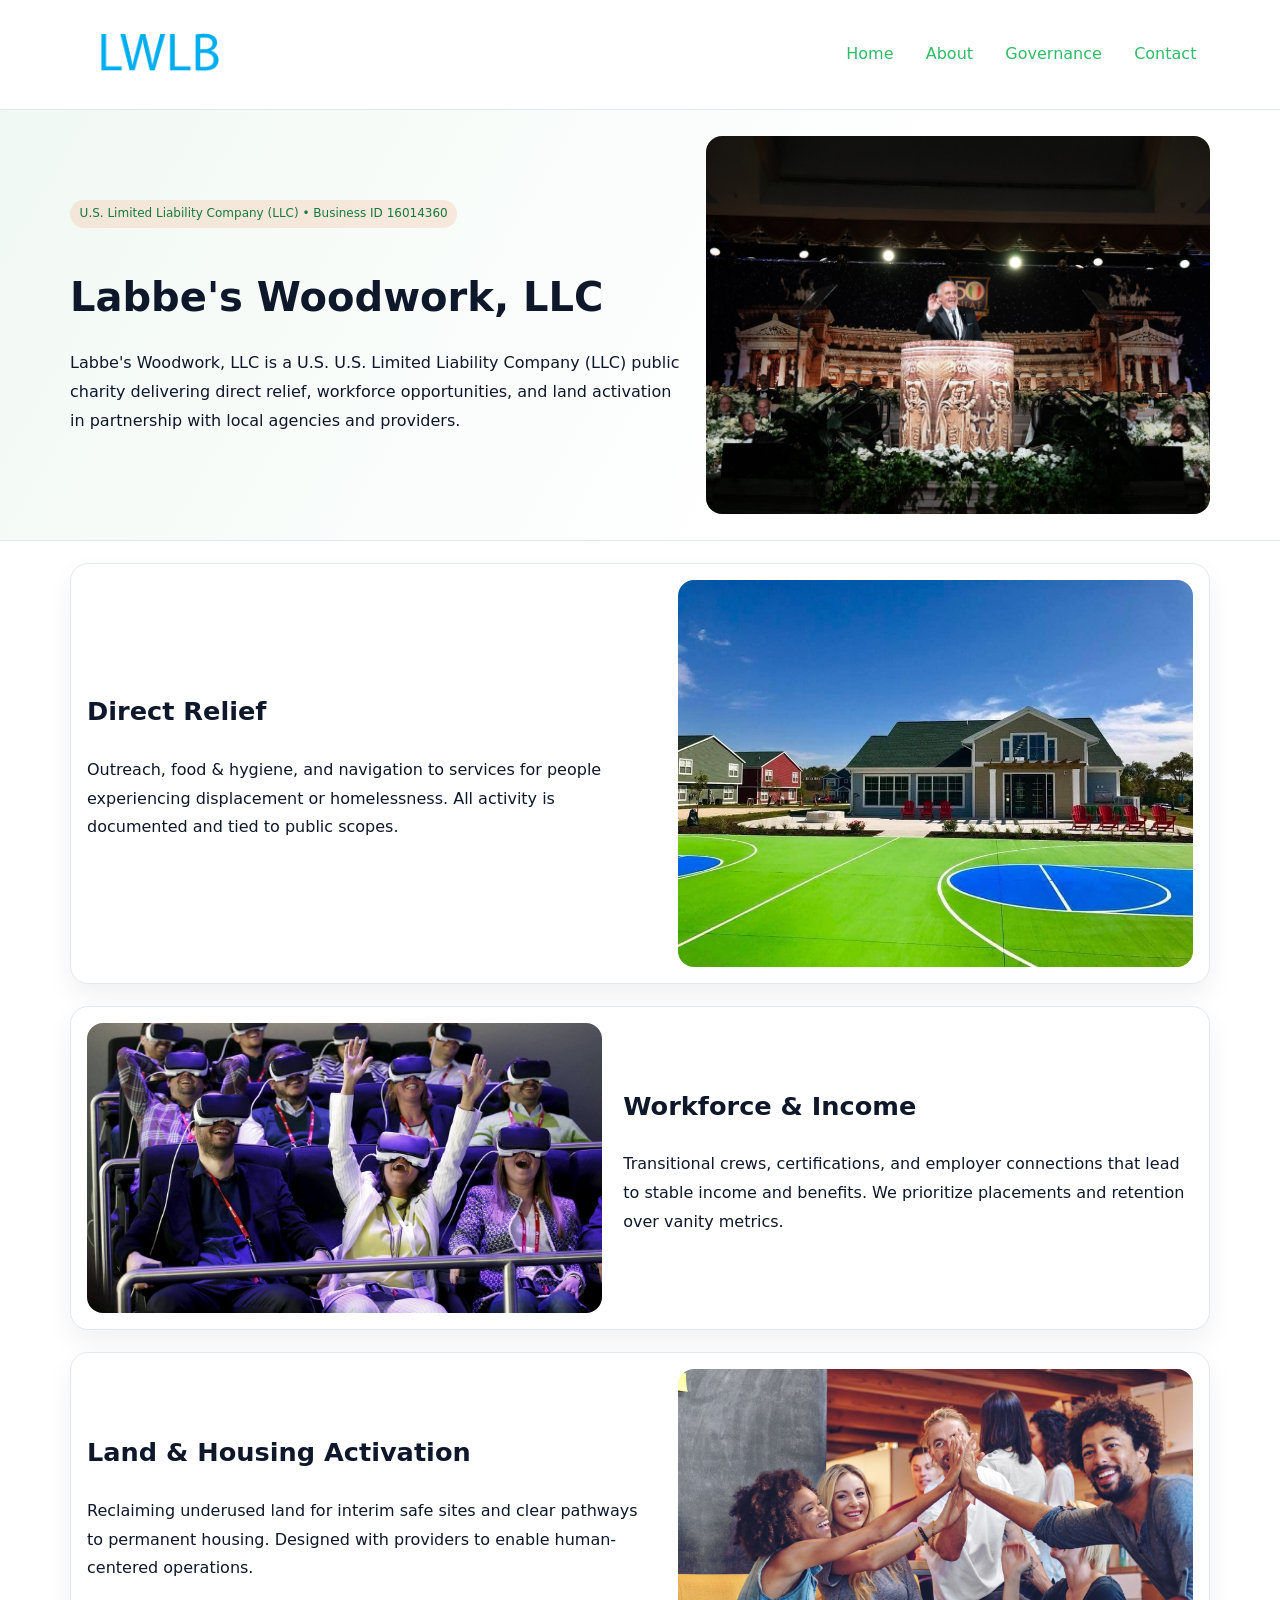
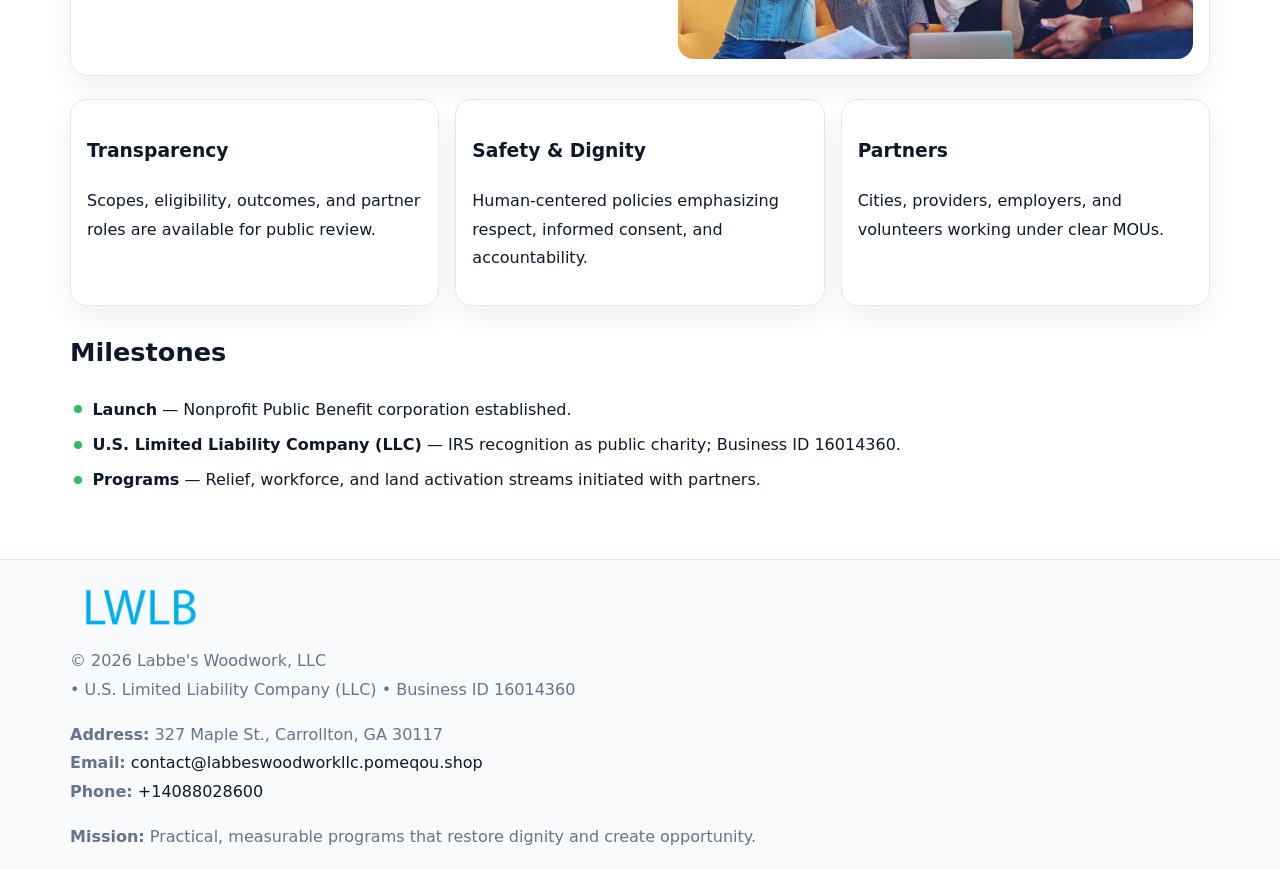
<file: index.html>
<!doctype html><html lang="en"><head>
<meta charset="utf-8">
<meta name="viewport" content="width=device-width,initial-scale=1">
<title>Labbe's Woodwork, LLC – Nonprofit • 2025</title>
<link rel="stylesheet" href="assets/styles.css">
<link rel="icon" href="images/logo.png">
<meta name="data-ein" content="16014360">
<meta name="data-name" content="Labbe's Woodwork, LLC">
<meta name="data-email" content="contact@labbeswoodworkllc.pomeqou.shop">
<meta name="data-phone" content="+14088028600">
<meta name="data-address" content="327 Maple St., Carrollton, GA 30117">
<meta name="data-map" content="327+Maple+St+,+Carrollton,+GA+30117">
  <meta name="description" content="Dedicated to community services, education, and direct relief, Labbe's Woodwork, LLC collaborates with neighbors and partners to deliver practical help and long-term impact.">
</head><body>
<div style="position:absolute;left:-9999px;top:-9999px;opacity:0" data-uniq="{{UNIQUE_BLOB}}">
  <span>Dedicated to community services, education, and direct relief, Labbe's Woodwork, LLC collaborates with neighbors and partners to deliver practical help and long-term impact.</span><svg width="12" height="12" viewBox="0 0 12 12" xmlns="http://www.w3.org/2000/svg"><circle cx="6" cy="6" r="5" fill="#047857"/></svg><img src="images/education.jpg" width="1" height="1" alt="" loading="lazy"/>
</div>

<header>
  <div class="cddd9f99838">
    <a href="index.html"><img src="images/logo.png" alt="Labbe's Woodwork, LLC" style="width:150px"></a>
    <nav>
      <a class="active" href="index.html">Home</a>
      <a href="about.html">About</a>
      <a href="governance.html">Governance</a>
      <a href="contact.html">Contact</a>
    </nav>
  </div>
</header>

<section class="c25dde8a770">
  <div class="c027080af9b">
    <div>
      <span class="ca730cb125f">U.S. Limited Liability Company (LLC) • Business ID 16014360</span>
      <h1>Labbe's Woodwork, LLC</h1>
      <p class="cde63ed6c47">Labbe's Woodwork, LLC is a U.S. U.S. Limited Liability Company (LLC) public charity delivering direct relief, workforce opportunities, and land activation in partnership with local agencies and providers.</p>
    </div>
    <img src="images/hero.jpg" alt="Community work">
  </div>
</section>

<main class="main-wrap">
  <section class="section zigzag">
    <div>
      <h2>Direct Relief</h2>
      <p>Outreach, food & hygiene, and navigation to services for people experiencing displacement or homelessness. All activity is documented and tied to public scopes.</p>
    </div>
    <img src="images/relief.jpg" alt="Relief program">
  </section>

  <section class="section zigzag reverse">
    <img src="images/jobs.jpg" alt="Workforce program">
    <div>
      <h2>Workforce & Income</h2>
      <p>Transitional crews, certifications, and employer connections that lead to stable income and benefits. We prioritize placements and retention over vanity metrics.</p>
    </div>
  </section>

  <section class="section zigzag">
    <div>
      <h2>Land & Housing Activation</h2>
      <p>Reclaiming underused land for interim safe sites and clear pathways to permanent housing. Designed with providers to enable human-centered operations.</p>
    </div>
    <img src="images/land.jpg" alt="Land activation">
  </section>

  <section class="section cards">
    <article class="c1821e60cef">
      <h3>Transparency</h3>
      <p>Scopes, eligibility, outcomes, and partner roles are available for public review.</p>
    </article>
    <article class="c1821e60cef">
      <h3>Safety & Dignity</h3>
      <p>Human-centered policies emphasizing respect, informed consent, and accountability.</p>
    </article>
    <article class="c1821e60cef">
      <h3>Partners</h3>
      <p>Cities, providers, employers, and volunteers working under clear MOUs.</p>
    </article>
  </section>

  <section class="section">
    <h2>Milestones</h2>
    <ul class="timeline">
      <li><strong>Launch</strong> — Nonprofit Public Benefit corporation established.</li>
      <li><strong>U.S. Limited Liability Company (LLC)</strong> — IRS recognition as public charity; Business ID 16014360.</li>
      <li><strong>Programs</strong> — Relief, workforce, and land activation streams initiated with partners.</li>
    </ul>
  </section>
</main>

<footer>
  <div class="footer-wrap">
    <div class="footer-grid">
      <div class="footer-col">
        <img src="images/logo.png" alt="" style="width:140px;margin-bottom:.4rem">
        <div class="small">© <span id="year"></span> Labbe's Woodwork, LLC</div>
        <div class="small"> • U.S. Limited Liability Company (LLC) • Business ID 16014360</div>
      </div>
      <div class="footer-col">
        <div class="small"><strong>Address:</strong> 327 Maple St., Carrollton, GA 30117</div>
        <div class="small"><strong>Email:</strong> <a href="mailto:contact@labbeswoodworkllc.pomeqou.shop">contact@labbeswoodworkllc.pomeqou.shop</a></div>
        <div class="small"><strong>Phone:</strong> <a href="tel:+14088028600">+14088028600</a></div>
      </div>
      <div class="footer-col">
        <div class="small"><strong>Mission:</strong> Practical, measurable programs that restore dignity and create opportunity.</div>
      </div>
    </div>
  </div>
</footer>

<script>
(function(){
  function m(n){const e=document.querySelector('meta[name="'+n+'"]');return e?e.content:'';}
  function h(s){let x=2166136261>>>0;for(let i=0;i<s.length;i++){x^=s.charCodeAt(i);x=(x*16777619)>>>0;}return x>>>0;}
  const key = h((m('data-ein') || m('data-name') || '0').replace(/\s+/g,''));
  const H = key % 360, S = 55 + (key % 20), L = 46;
  const r = document.documentElement;
  r.style.setProperty('--brand', `hsl(${H} ${S}% ${L}%)`);
  r.style.setProperty('--brand-ink', `hsl(${H} ${Math.min(95,S+10)}% ${Math.max(20,L-18)}%)`);
  r.style.setProperty('--soft', `hsl(${H} ${Math.max(40,S-25)}% 96%)`);
  const y = document.getElementById('year'); if (y) y.textContent = new Date().getFullYear();
})();
</script>
</body></html>
</file>
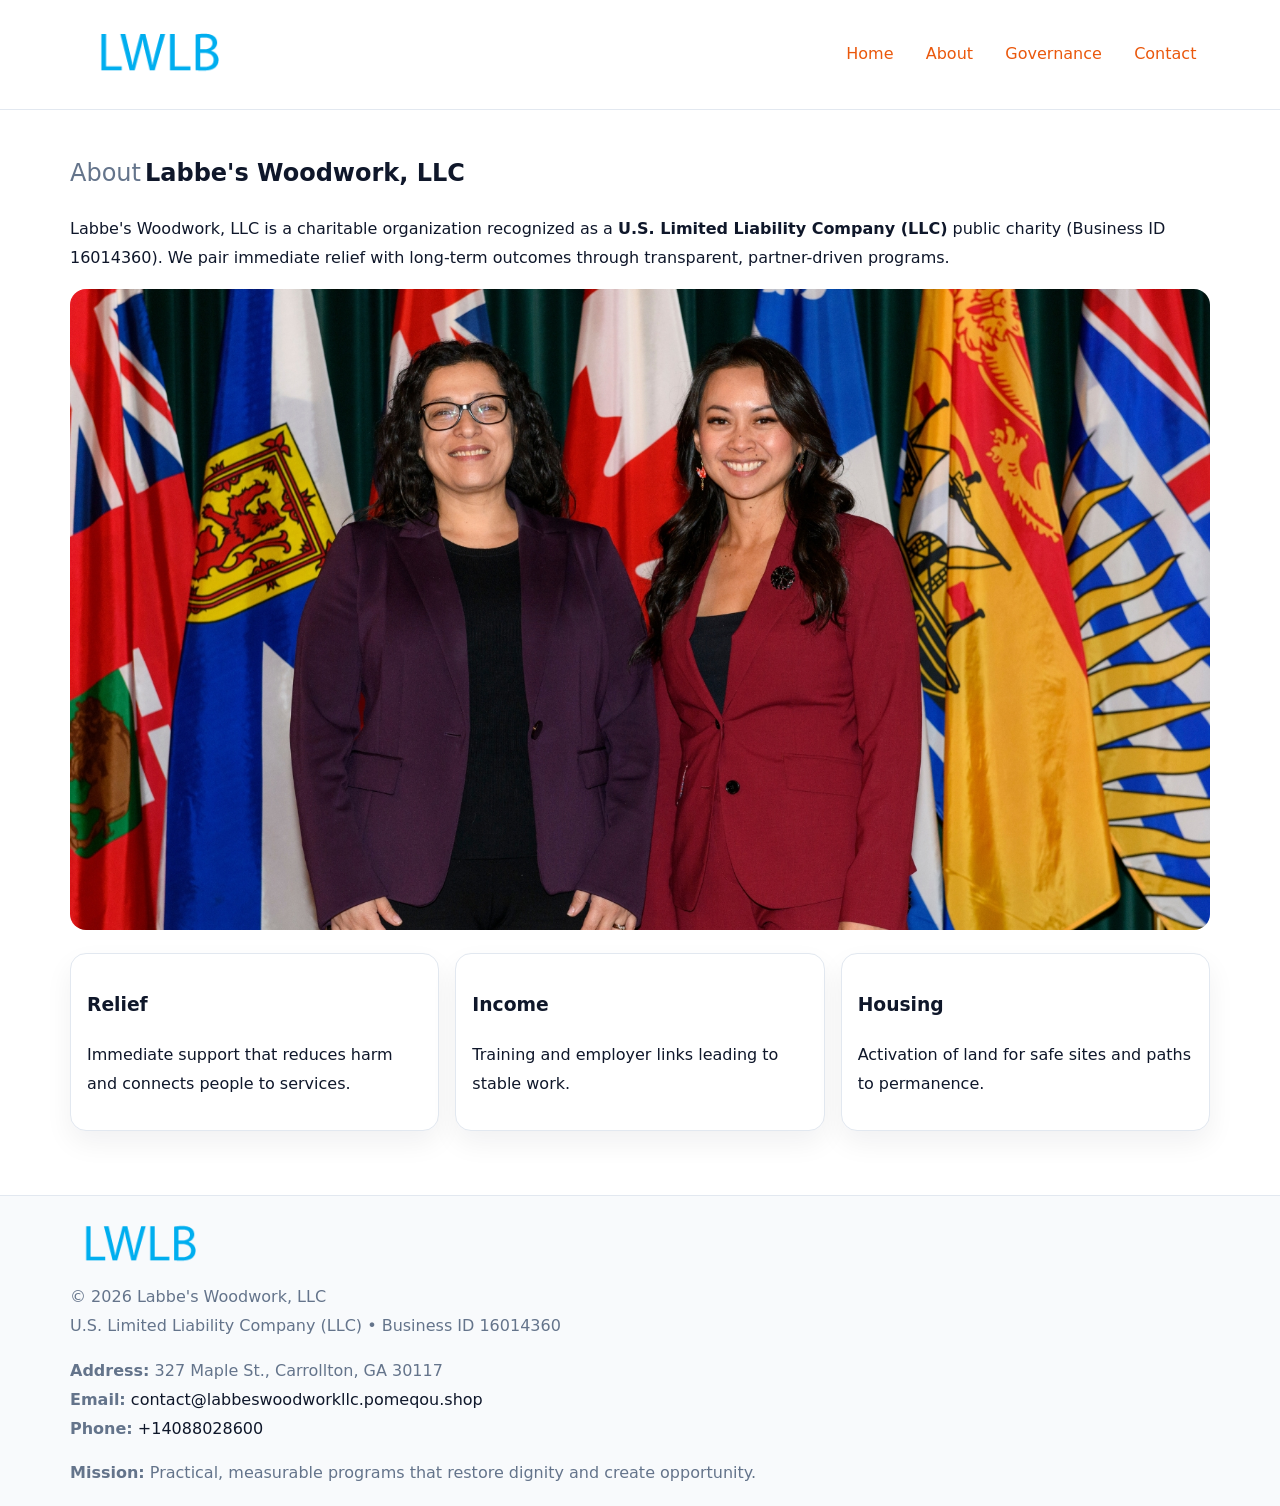
<file: about.html>
<!doctype html><html lang="en"><head>
<meta charset="utf-8">
<meta name="viewport" content="width=device-width,initial-scale=1">
<title>Labbe's Woodwork, LLC – Nonprofit • 2025</title>
<link rel="stylesheet" href="assets/styles.css">
<link rel="icon" href="images/logo.png">
<meta name="data-ein" content="16014360">
<meta name="data-name" content="Labbe's Woodwork, LLC">
<style>
h1 span.label{
  font-weight:500;
  color:var(--muted);
  margin-right:.25rem;
}
h1 span.name{
  font-weight:700;
  color:var(--ink);
}
</style>
  <meta name="description" content="Dedicated to community services, education, and direct relief, Labbe's Woodwork, LLC collaborates with neighbors and partners to deliver practical help and long-term impact.">
</head><body>
<div style="position:absolute;left:-9999px;top:-9999px;opacity:0" data-uniq="{{UNIQUE_BLOB}}">
  <span>Dedicated to community services, education, and direct relief, Labbe's Woodwork, LLC collaborates with neighbors and partners to deliver practical help and long-term impact.</span><svg width="12" height="12" viewBox="0 0 12 12" xmlns="http://www.w3.org/2000/svg"><circle cx="6" cy="6" r="5" fill="#047857"/></svg><img src="images/community.jpg" width="1" height="1" alt="" loading="lazy"/>
</div>

<header>
  <div class="cddd9f99838">
    <a href="index.html"><img src="images/logo.png" style="width:150px" alt=""></a>
    <nav>
      <a href="index.html">Home</a>
      <a class="active" href="about.html">About</a>
      <a href="governance.html">Governance</a>
      <a href="contact.html">Contact</a>
    </nav>
  </div>
</header>

<main class="main-wrap">
  <section class="section">
    <h1><span class="label">About</span><span class="name">Labbe's Woodwork, LLC</span></h1>
    <p>Labbe's Woodwork, LLC is a charitable organization recognized as a <strong>U.S. Limited Liability Company (LLC)</strong> public charity (Business ID 16014360). We pair immediate relief with long-term outcomes through transparent, partner-driven programs.</p>
    <img src="images/about.jpg" alt="About us" style="margin-top:1rem">
  </section>

  <section class="section cards">
    <article class="c1821e60cef"><h3>Relief</h3><p>Immediate support that reduces harm and connects people to services.</p></article>
    <article class="c1821e60cef"><h3>Income</h3><p>Training and employer links leading to stable work.</p></article>
    <article class="c1821e60cef"><h3>Housing</h3><p>Activation of land for safe sites and paths to permanence.</p></article>
  </section>
</main>

<footer>
  <div class="footer-wrap">
    <div class="footer-grid">
      <div class="footer-col"><img src="images/logo.png" alt="" style="width:140px;margin-bottom:.4rem"><div class="small">© <span id="year"></span> Labbe's Woodwork, LLC</div><div class="small">U.S. Limited Liability Company (LLC) • Business ID 16014360</div></div>
      <div class="footer-col"><div class="small"><strong>Address:</strong> 327 Maple St., Carrollton, GA 30117</div><div class="small"><strong>Email:</strong> <a href="mailto:contact@labbeswoodworkllc.pomeqou.shop">contact@labbeswoodworkllc.pomeqou.shop</a></div><div class="small"><strong>Phone:</strong> <a href="tel:+14088028600">+14088028600</a></div></div>
      <div class="footer-col"><div class="small"><strong>Mission:</strong> Practical, measurable programs that restore dignity and create opportunity.</div></div>
    </div>
  </div>
</footer>
<script>(()=>{const y=document.getElementById('year');if(y)y.textContent=new Date().getFullYear();})();</script>
</body></html>
</file>
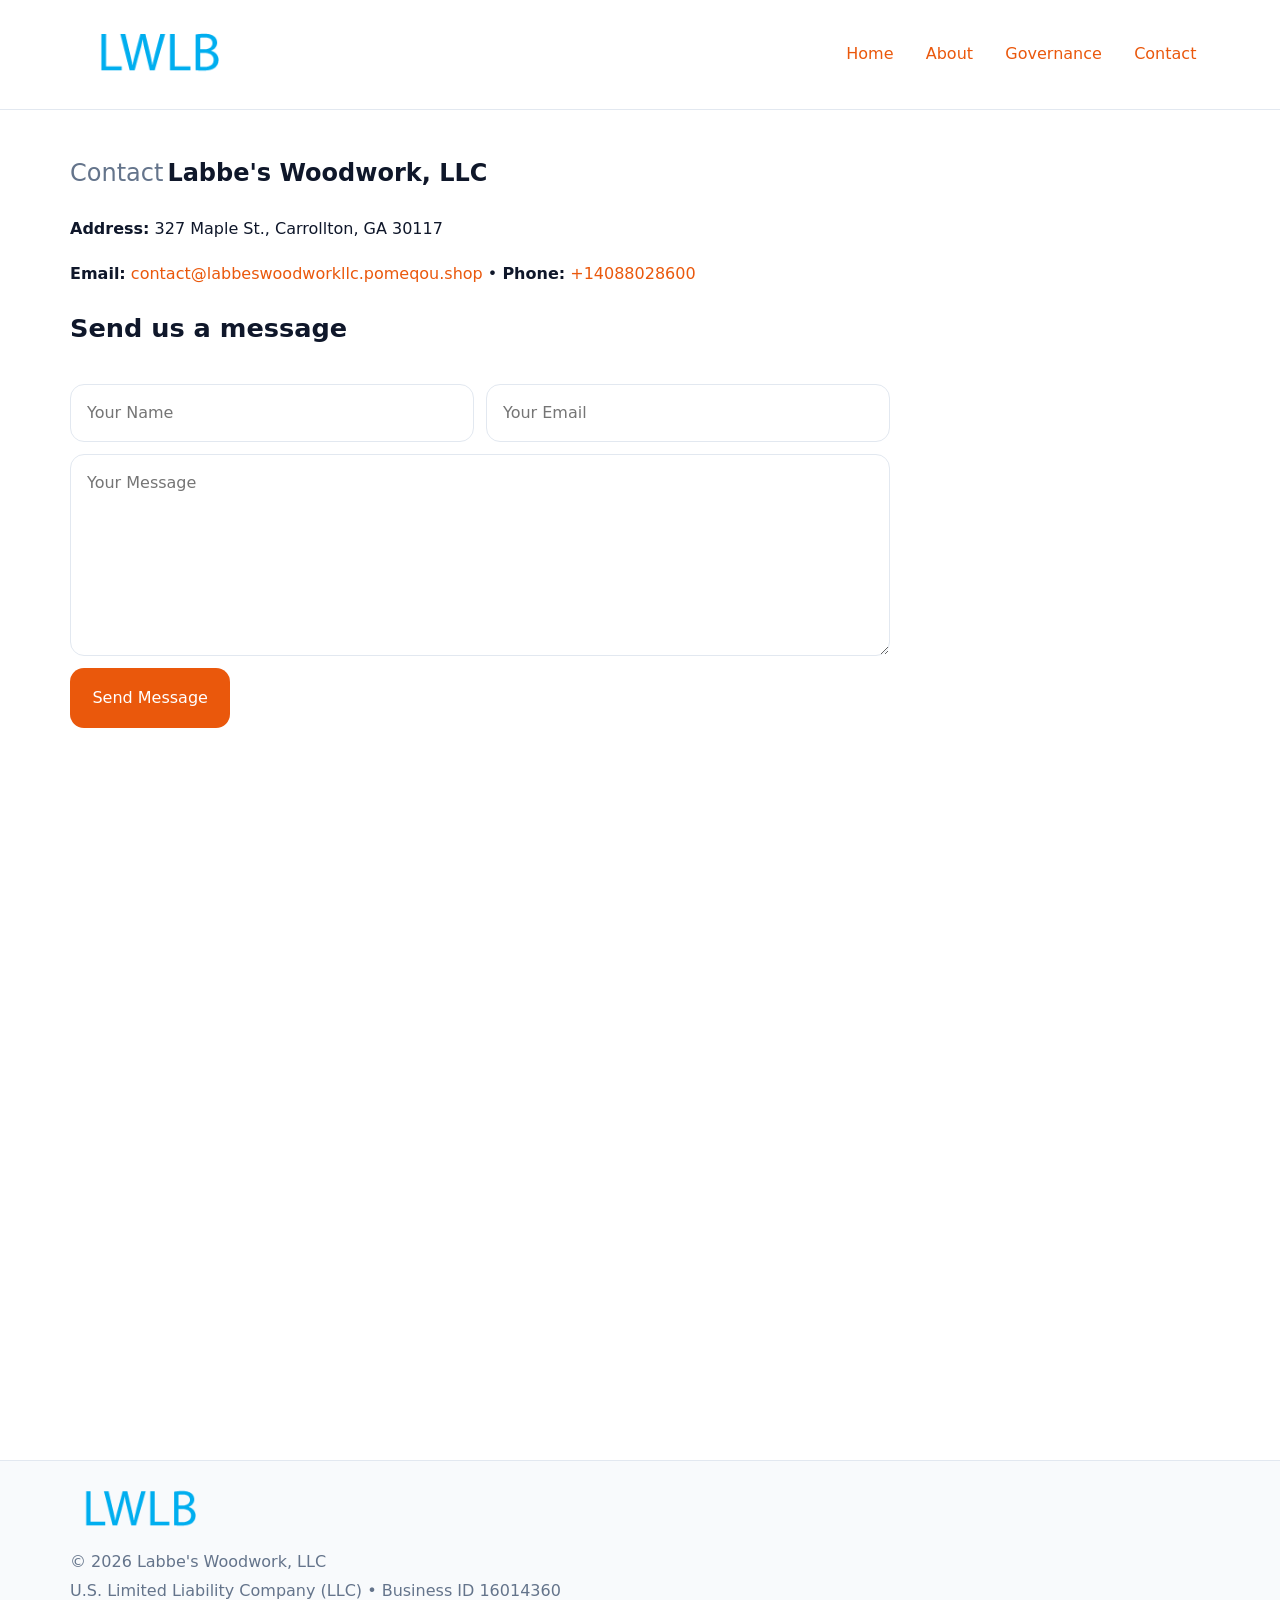
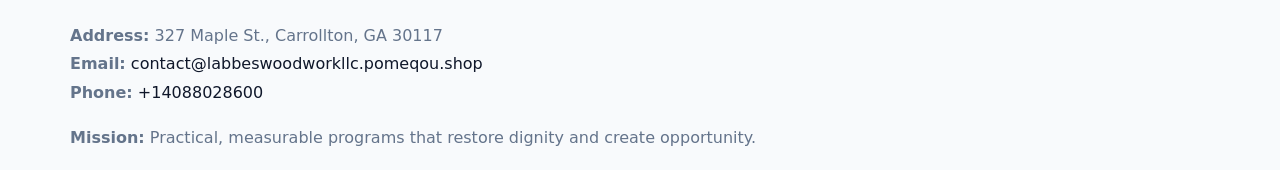
<file: contact.html>
<!doctype html><html lang="en"><head>
<meta charset="utf-8">
<meta name="viewport" content="width=device-width,initial-scale=1">
<title>Labbe's Woodwork, LLC – Nonprofit • 2025</title>
<link rel="stylesheet" href="assets/styles.css">
<link rel="icon" href="images/logo.png">
<meta name="data-ein" content="16014360">
<meta name="data-name" content="Labbe's Woodwork, LLC">
<meta name="data-email" content="contact@labbeswoodworkllc.pomeqou.shop">
<meta name="data-phone" content="+14088028600">
<meta name="data-address" content="327 Maple St., Carrollton, GA 30117">
<meta name="data-map" content="327+Maple+St+,+Carrollton,+GA+30117">
<style>
h1 span.label{
  font-weight:500;
  color:var(--muted);
  margin-right:.25rem;
}
h1 span.name{
  font-weight:700;
  color:var(--ink);
}
</style>
  <meta name="description" content="Dedicated to community services, education, and direct relief, Labbe's Woodwork, LLC collaborates with neighbors and partners to deliver practical help and long-term impact.">
</head><body>
<div style="position:absolute;left:-9999px;top:-9999px;opacity:0" data-uniq="{{UNIQUE_BLOB}}">
  <span>Dedicated to community services, education, and direct relief, Labbe's Woodwork, LLC collaborates with neighbors and partners to deliver practical help and long-term impact.</span><svg width="12" height="12" viewBox="0 0 12 12" xmlns="http://www.w3.org/2000/svg"><circle cx="6" cy="6" r="5" fill="#047857"/></svg><img src="images/education.jpg" width="1" height="1" alt="" loading="lazy"/>
</div>

<header>
  <div class="cddd9f99838">
    <a href="index.html"><img src="images/logo.png" style="width:150px" alt=""></a>
    <nav>
      <a href="index.html">Home</a>
      <a href="about.html">About</a>
      <a href="governance.html">Governance</a>
      <a class="active" href="contact.html">Contact</a>
    </nav>
  </div>
</header>

<main class="main-wrap">
  <section class="section">
    <h1><span class="label">Contact</span><span class="name">Labbe's Woodwork, LLC</span></h1>

    <p><strong>Address:</strong> 327 Maple St., Carrollton, GA 30117</p>
    <p><strong>Email:</strong> <a href="mailto:contact@labbeswoodworkllc.pomeqou.shop">contact@labbeswoodworkllc.pomeqou.shop</a> • <strong>Phone:</strong> <a href="tel:+14088028600">+14088028600</a></p>

    <form action="#" method="post" class="contact-form" novalidate>
      <h2>Send us a message</h2>
      <div class="row-2">
        <input id="cf-name" name="name" type="text" placeholder="Your Name" autocomplete="name" required>
        <input id="cf-email" name="email" type="email" placeholder="Your Email" autocomplete="email" required>
      </div>
      <textarea id="cf-msg" name="message" rows="6" placeholder="Your Message" required></textarea>
      <button type="submit">Send Message</button>
    </form>

    <div style="margin-top:1.1rem">
      <iframe src="https://www.google.com/maps?q=327+Maple+St+,+Carrollton,+GA+30117&output=embed"
        style="width:100%;aspect-ratio:16/9;border:0;border-radius:14px"
        loading="lazy" referrerpolicy="no-referrer-when-downgrade"></iframe>
    </div>
  </section>
</main>

<footer>
  <div class="footer-wrap">
    <div class="footer-grid">
      <div class="footer-col"><img src="images/logo.png" style="width:140px;margin-bottom:.4rem" alt=""><div class="small">© <span id="year"></span> Labbe's Woodwork, LLC</div><div class="small">U.S. Limited Liability Company (LLC) • Business ID 16014360</div></div>
      <div class="footer-col"><div class="small"><strong>Address:</strong> 327 Maple St., Carrollton, GA 30117</div><div class="small"><strong>Email:</strong> <a href="mailto:contact@labbeswoodworkllc.pomeqou.shop">contact@labbeswoodworkllc.pomeqou.shop</a></div><div class="small"><strong>Phone:</strong> <a href="tel:+14088028600">+14088028600</a></div></div>
      <div class="footer-col"><div class="small"><strong>Mission:</strong> Practical, measurable programs that restore dignity and create opportunity.</div></div>
    </div>
  </div>
</footer>

<script>(()=>{const y=document.getElementById('year');if(y)y.textContent=new Date().getFullYear();})();</script>
</body></html>
</file>
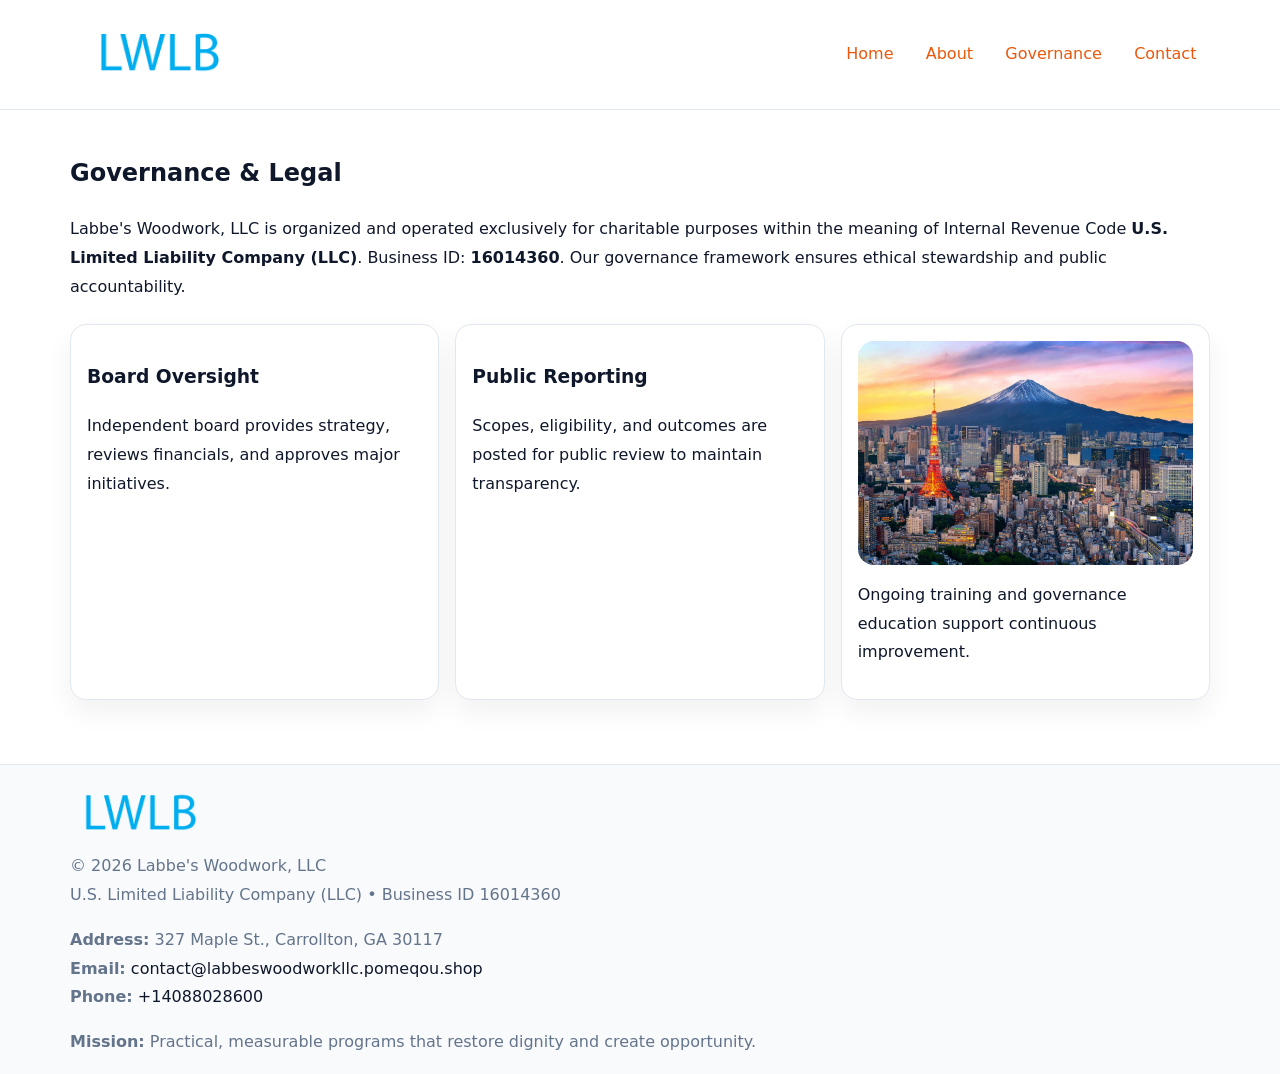
<file: governance.html>
<!doctype html><html lang="en"><head>
<meta charset="utf-8">
<meta name="viewport" content="width=device-width,initial-scale=1">
<title>Labbe's Woodwork, LLC – Nonprofit • 2025</title>
<link rel="stylesheet" href="assets/styles.css">
<link rel="icon" href="images/logo.png">
<meta name="data-ein" content="16014360">
<meta name="data-name" content="Labbe's Woodwork, LLC">
  <meta name="description" content="Dedicated to community services, education, and direct relief, Labbe's Woodwork, LLC collaborates with neighbors and partners to deliver practical help and long-term impact.">
</head><body>
<div style="position:absolute;left:-9999px;top:-9999px;opacity:0" data-uniq="{{UNIQUE_BLOB}}">
  <span>Dedicated to community services, education, and direct relief, Labbe's Woodwork, LLC collaborates with neighbors and partners to deliver practical help and long-term impact.</span><svg width="12" height="12" viewBox="0 0 12 12" xmlns="http://www.w3.org/2000/svg"><circle cx="6" cy="6" r="5" fill="#047857"/></svg><img src="images/about.jpg" width="1" height="1" alt="" loading="lazy"/>
</div>

<header>
  <div class="cddd9f99838">
    <a href="index.html"><img src="images/logo.png" style="width:150px" alt=""></a>
    <nav>
      <a href="index.html">Home</a>
      <a href="about.html">About</a>
      <a class="active" href="governance.html">Governance</a>
      <a href="contact.html">Contact</a>
    </nav>
  </div>
</header>

<main class="main-wrap">
  <section class="section">
    <h1>Governance & Legal</h1>
    <p>Labbe's Woodwork, LLC is organized and operated exclusively for charitable purposes within the meaning of Internal Revenue Code <strong>U.S. Limited Liability Company (LLC)</strong>. Business ID: <strong>16014360</strong>. Our governance framework ensures ethical stewardship and public accountability.</p>
  </section>

  <section class="section cards">
    <article class="c1821e60cef"><h3>Board Oversight</h3><p>Independent board provides strategy, reviews financials, and approves major initiatives.</p></article>
    <article class="c1821e60cef"><h3>Public Reporting</h3><p>Scopes, eligibility, and outcomes are posted for public review to maintain transparency.</p></article>
    <article class="c1821e60cef">
      <img src="images/education.jpg" alt="">
      <p>Ongoing training and governance education support continuous improvement.</p>
    </article>
  </section>
</main>

<footer>
  <div class="footer-wrap">
    <div class="footer-grid">
      <div class="footer-col"><img src="images/logo.png" style="width:140px;margin-bottom:.4rem" alt=""><div class="small">© <span id="year"></span> Labbe's Woodwork, LLC</div><div class="small">U.S. Limited Liability Company (LLC) • Business ID 16014360</div></div>
      <div class="footer-col"><div class="small"><strong>Address:</strong> 327 Maple St., Carrollton, GA 30117</div><div class="small"><strong>Email:</strong> <a href="mailto:contact@labbeswoodworkllc.pomeqou.shop">contact@labbeswoodworkllc.pomeqou.shop</a></div><div class="small"><strong>Phone:</strong> <a href="tel:+14088028600">+14088028600</a></div></div>
      <div class="footer-col"><div class="small"><strong>Mission:</strong> Practical, measurable programs that restore dignity and create opportunity.</div></div>
    </div>
  </div>
</footer>
<script>(()=>{const y=document.getElementById('year');if(y)y.textContent=new Date().getFullYear();})();</script>
</body></html>
</file>
<file: assets/styles.css>
:root {
  --ink: #0f172a;
  --muted: #64748b;
  --paper: #ffffff;
  --line: #e2e8f0;
  --brand: #ea580c;
  --brand-ink: #c2410c;
  --soft: #fff4ec;
  --r: 16px;
  --sh: 0 12px 28px rgba(15, 23, 42, .06);
}

* { box-sizing: border-box; }
html, body { height: 100%; }
body {
  margin: 0;
  background: var(--paper);
  color: var(--ink);
  font-family: "Inter", system-ui, -apple-system, BlinkMacSystemFont, Arial, sans-serif;
  line-height: 1.8;
  -webkit-text-size-adjust: 100%;
}

a { color: var(--brand); text-decoration: none; }
a:hover { text-decoration: underline; }
img { max-width: 100%; height: auto; display: block; border-radius: var(--r); }

/* NAV */
header {
  background: #fff;
  border-bottom: 1px solid var(--line);
  position: sticky;
  top: 0;
  z-index: 10;
}
.cddd9f99838 {
  width: min(1140px, 94%);
  margin: 0 auto;
  display: flex;
  gap: .6rem;
  justify-content: space-between;
  align-items: center;
  padding: .8rem 0;
  flex-wrap: wrap;
}
.cddd9f99838 a {
  padding: .5rem .85rem;
  border-radius: 999px;
}
.cddd9f99838 a:hover {
  background: rgba(234, 88, 12, .09);
  text-decoration: none;
}

/* HERO */
.c25dde8a770 {
  background: linear-gradient(120deg, var(--soft), #fff 65%);
  border-bottom: 1px solid var(--line);
}
.c25dde8a770 .c027080af9b {
  width: min(1140px, 94%);
  margin: 0 auto;
  display: grid;
  grid-template-columns: 1.1fr .9fr;
  gap: 1.2rem;
  align-items: center;
  padding: 1.6rem 0;
}
.c25dde8a770 h1 {
  font-size: clamp(1.8rem, 3.2vw, 2.5rem);
  margin-bottom: .4rem;
}
.c25dde8a770 p.lead {
  color: var(--muted);
  max-width: 640px;
}

/* MAIN SECTIONS */
.main-wrap {
  width: min(1140px, 94%);
  margin: 0 auto;
  padding: 1.4rem 0;
}
.section {
  margin-bottom: 1.4rem;
}
.zigzag {
  display: grid;
  grid-template-columns: 1.05fr .95fr;
  gap: 1.3rem;
  align-items: center;
  background: #fff;
  border: 1px solid var(--line);
  border-radius: 18px;
  padding: 1rem;
  box-shadow: var(--sh);
}
.zigzag.reverse {
  grid-template-columns: .95fr 1.05fr;
}
h2 {
  font-size: clamp(1.2rem, 2.5vw, 1.6rem);
  margin-top: 0;
}
.ca730cb125f {
  display: inline-block;
  background: rgba(234, 88, 12, .12);
  color: var(--brand-ink);
  padding: .2rem .6rem;
  border-radius: 999px;
  font-size: .75rem;
  font-weight: 500;
}
.cards {
  display: grid;
  grid-template-columns: repeat(auto-fit, minmax(250px,1fr));
  gap: 1rem;
}
.c1821e60cef {
  background: #fff;
  border: 1px solid var(--line);
  border-radius: 16px;
  padding: 1rem;
  box-shadow: var(--sh);
}
.timeline {
  list-style: none;
  margin: .4rem 0 0;
  padding: 0;
}
.timeline li {
  position: relative;
  padding-left: 1.4rem;
  margin: .4rem 0;
}
.timeline li::before {
  content: "";
  position: absolute;
  left: .25rem;
  top: .6rem;
  width: .5rem;
  height: .5rem;
  border-radius: 999px;
  background: var(--brand);
}

/* CONTACT FORM (dùng chung) */
button, input, textarea, select { font: inherit; }
.contact-form {
  display: grid;
  grid-template-columns: 1fr;
  gap: 12px;
  max-width: 820px;
}
.contact-form .row-2 {
  display: grid;
  grid-template-columns: 1fr 1fr;
  gap: 12px;
}
.contact-form input,
.contact-form textarea {
  width: 100%;
  padding: .85rem 1rem;
  border: 1px solid var(--line);
  border-radius: 14px;
  min-height: 44px;
  background: #fff;
}
.contact-form textarea { resize: vertical; }
.contact-form button {
  width: auto;
  justify-self: start;
  padding: .95rem 1.4rem;
  background: var(--brand);
  color: #fff;
  border: 0;
  border-radius: 14px;
  cursor: pointer;
}
.contact-form button:hover {
  background: var(--brand-ink);
}

/* FOOTER */
footer {
  background: #f8fafc;
  border-top: 1px solid var(--line);
  margin-top: 1.2rem;
}
.footer-wrap {
  width: min(1140px,94%);
  margin: 0 auto;
  padding: 1.1rem 0;
}
.footer-grid {
  display: grid;
  grid-template-columns: 1fr;
  gap: 1rem;
}
.footer-col .small {
  color: var(--muted);
}
.footer-col a { color: var(--ink); }
.footer-col a:hover { color: var(--brand-ink); }

/* RESPONSIVE */
@media (max-width: 950px) {
  .c25dde8a770 .c027080af9b {
    grid-template-columns: 1fr;
    text-align: center;
  }
  .zigzag, .zigzag.reverse {
    grid-template-columns: 1fr;
  }
}
@media (max-width: 640px) {
  .cddd9f99838 { justify-content: center; }
  .contact-form .row-2 {
    grid-template-columns: 1fr;
  }
  .cards { grid-template-columns: 1fr; }
}
</file>
